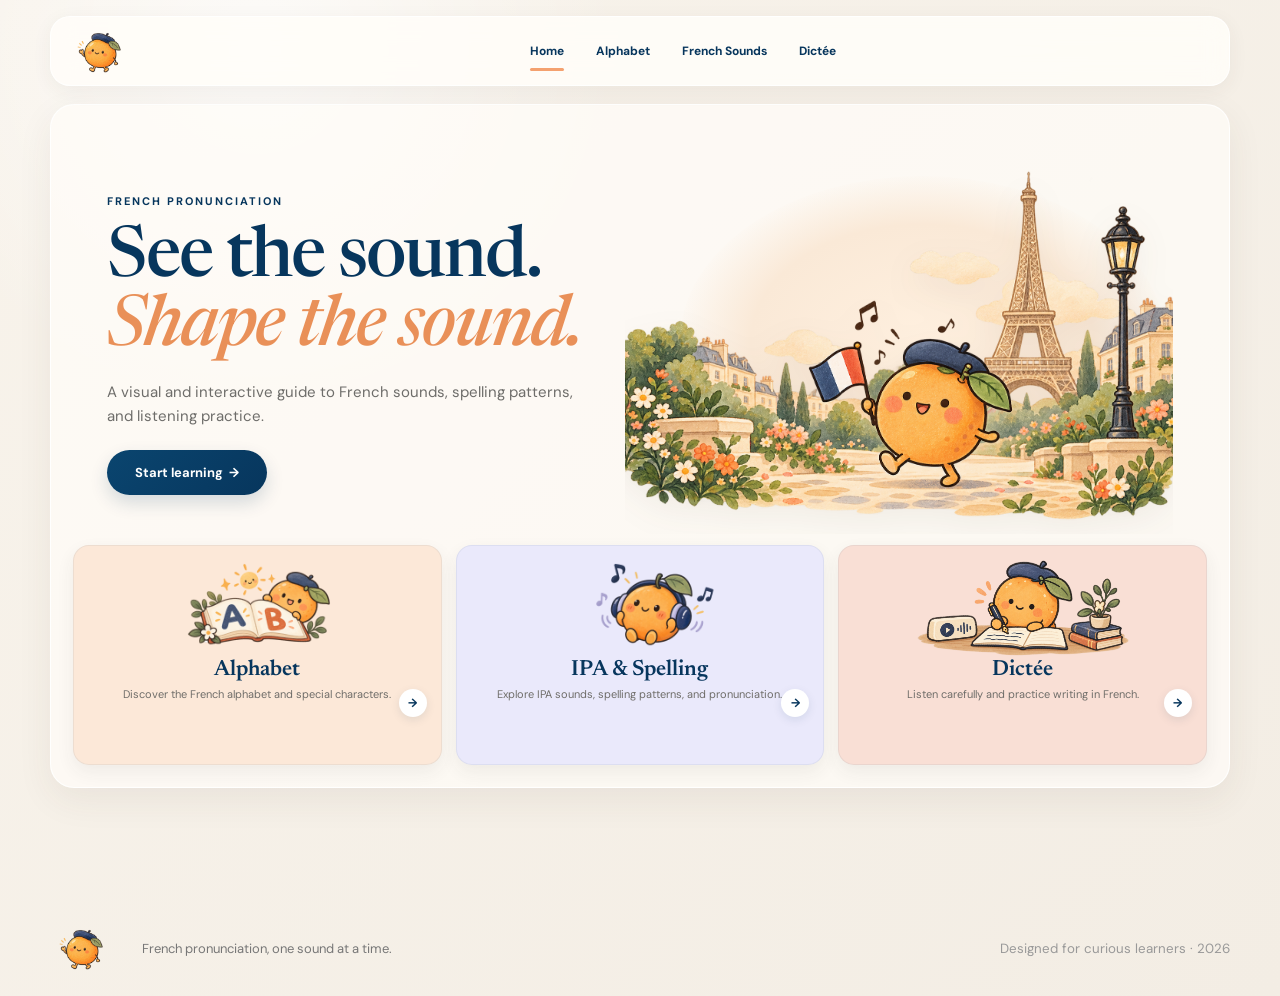
<file: index.html>
<!doctype html>
<html lang="en"><head><meta charset="UTF-8"><meta name="viewport" content="width=device-width,initial-scale=1"><title>Clair — French Sounds, Made Simple</title><link rel="preconnect" href="https://fonts.googleapis.com"><link rel="preconnect" href="https://fonts.gstatic.com" crossorigin><link href="https://fonts.googleapis.com/css2?family=DM+Sans:wght@400;500;600;700&family=Newsreader:opsz,wght@6..72,500;6..72,600&display=swap" rel="stylesheet"><link rel="stylesheet" href="style.css"><link rel="stylesheet" href="extra.css"></head>
<body><header><a class="brand mascot-brand" href="#home" aria-label="Home"><img src="assets/orange-mascot.png" alt="Orange mascot"></a><button class="menu" aria-label="Open menu" aria-expanded="false">☰</button><nav aria-label="Main navigation"><a href="#home">Home</a><a href="#alphabet">Alphabet</a><a href="#sounds">French Sounds</a><a href="#dictee">Dictée</a></nav><a class="start" href="#alphabet">Start exploring →</a></header>
<main>
<section class="page active" data-page="home"><div class="home-shell wrap"><div class="hero"><div class="hero-copy"><p class="eyebrow">FRENCH PRONUNCIATION</p><h1>See the sound.<br><em>Shape the sound.</em></h1><p class="lead">A visual and interactive guide to French sounds, spelling patterns, and listening practice.</p><div class="actions"><a class="btn" href="#alphabet">Start learning&nbsp; →</a></div></div><div class="visual"><span class="hero-wash"></span><img class="hero-scene" src="assets/hero-paris.png" alt="Orange mascot exploring Paris"></div></div><section class="cards home-cards v5-home-cards"><a href="#alphabet" class="card home-card peach-card"><img class="card-art" src="assets/card-alphabet.png" alt="Orange mascot reading an alphabet book"><div><h3>Alphabet</h3><p>Discover the French alphabet and special characters.</p><b>→</b></div></a><a href="#sounds" class="card home-card lavender-card"><img class="card-art" src="assets/card-ipa.png" alt="Orange mascot wearing headphones"><div><h3>IPA &amp; Spelling</h3><p>Explore IPA sounds, spelling patterns, and pronunciation.</p><b>→</b></div></a><a href="#dictee" class="card home-card blush-card"><img class="card-art" src="assets/card-dictee.png" alt="Orange mascot writing in a notebook"><div><h3>Dictée</h3><p>Listen carefully and practice writing in French.</p><b>→</b></div></a></section></div></section>
<section class="page alphabet-page" data-page="alphabet"><div class="page-frame wrap"><div class="heading compact-heading"><div><p class="eyebrow">THE FRENCH ALPHABET</p><h1>The French Alphabet</h1></div><p>Learn each French letter name through sound, articulation, and examples.</p></div><div class="alpha-tabs" role="tablist"><button class="active" data-alpha-tab="letters" role="tab" aria-selected="true">A–Z Letters</button><button data-alpha-tab="accents" role="tab" aria-selected="false">Accents &amp; Special Characters</button></div><div class="alpha-panel active" data-alpha-panel="letters"><div class="alphabet v5-alphabet"><div class="letter-side"><p class="section-kicker">SELECT A LETTER</p><div class="letters" aria-label="French alphabet"></div></div><aside class="letter-panel v5-letter-panel" aria-live="polite"><div class="letter-panel-copy"><small>LETTER NAME</small><div class="letter-sound-line"><strong id="letter-name">A</strong><h2 id="letter-ipa">/a/</h2></div><button class="hear audio-control" id="letter-audio" type="button">▶ <span>Letter audio</span></button><h3>發音提示</h3><ul id="letter-tips"></ul><p class="context-note">下方例詞示範字母在單字中的用法；單字讀音不一定等於字母名稱。</p><div class="example-chips" id="letter-examples"></div></div><div class="mouth-block"><p class="section-kicker">MOUTH POSITION</p><div class="diagram-sequence" id="letter-diagrams"></div><small id="letter-diagram-note"></small></div></aside></div></div><div class="alpha-panel" data-alpha-panel="accents"><div class="accent-layout"><div class="accent-intro"><p class="section-kicker">ACCENTS &amp; SPECIAL CHARACTERS</p><h2>Small marks,<br>meaningful clues.</h2><p>Accents can guide pronunciation, distinguish words, or preserve spelling history. Their effect always depends on context.</p><img src="assets/card-alphabet.png" alt="Orange mascot reading"></div><div class="special-grid" id="accent-grid"></div></div></div></div></section>
<section class="page module-page" data-page="sounds"><div class="heading wrap"><div><p class="eyebrow">— IPA &amp; SPELLING</p><h1>French Sounds</h1></div><p>從一個聲音出發，依序理解口型、拼法、例詞與容易混淆的近似音。</p></div><div class="module-shell wrap"><div class="module-tabs" role="tablist"><button class="active" data-sound-tab="explore" role="tab" aria-selected="true">Explore Sounds</button><button data-sound-tab="confusions" role="tab" aria-selected="false">Common Confusions</button><button data-sound-tab="practice" role="tab" aria-selected="false">Practice</button></div>
<div class="sound-panel active" data-sound-panel="explore"><div class="sound-categories" id="sound-categories"></div><div class="sound-workspace"><aside class="sound-picker"><p class="section-kicker">SELECT AN IPA SOUND</p><div class="ipa-grid" id="sound-symbols"></div></aside><article class="sound-detail info-card" aria-live="polite"><div class="sound-detail-top"><div><small>IPA SOUND</small><strong id="sound-ipa">/i/</strong><button class="audio-control" id="sound-audio">▶ Sound audio</button></div><img id="sound-diagram" alt="Mouth-position diagram"></div><h3>發音方式</h3><ul id="sound-tips"></ul><div class="learning-flow"><span>IPA Sound</span><b>→</b><span>Mouth Position</span><b>→</b><span>Spelling Patterns</span><b>→</b><span>Example Words</span></div><h3>Common spellings</h3><div class="spelling-table" id="sound-spellings"></div><h3>Example words</h3><div class="example-chips" id="sound-examples"></div><div class="exception-note" id="sound-exception"></div></article></div></div>
<div class="sound-panel" data-sound-panel="confusions"><div class="confusion-layout"><aside class="confusion-list" id="confusion-list"></aside><div><p class="section-kicker">COMPARE TWO SOUNDS</p><h2 class="comparison-title" id="comparison-title">U vs OU</h2><p id="comparison-note"></p><div class="comparison-pair" id="comparison-pair"></div></div></div></div>
<div class="sound-panel" data-sound-panel="practice"><article class="exercise-card practice-card"><div class="exercise-meta"><small>IPA RECOGNITION</small><span id="practice-count"></span></div><p>What sound does the highlighted spelling make?</p><button class="audio-control" id="practice-audio">▶ Word audio</button><div class="word-display" id="practice-word"></div><div class="option-grid" id="practice-options"></div><div class="module-feedback" id="practice-feedback" aria-live="polite">Choose one transcription.</div><button class="btn" id="next-question" disabled>Next question →</button></article></div>
</div></section>
<section class="page module-page" data-page="dictee"><div class="heading wrap"><div><p class="eyebrow">— DICTÉE</p><h1>Listen closely.<br><em>Write what you hear.</em></h1></div><p>Use one focused sentence to practise listening, replaying, and checking the details you heard.</p></div><div class="dictation-wrap wrap"><div class="dictation-card"><img class="dictation-art" src="assets/card-dictee.png" alt="Orange mascot writing dictation"><div class="dict-levels" id="dict-levels"></div><div class="exercise-meta"><small>SENTENCE DICTATION</small><span id="dict-meta"></span></div><div class="player-row"><button class="audio dictation-play" aria-label="Play">▶</button><div><b id="dict-title">Listen</b><span id="dict-speed-label">Normal speed</span></div><button class="replay">↻ &nbsp; Replay</button></div><div class="speed-row" id="dict-speeds" aria-label="Playback speed"><button data-speed="0.5">0.5×</button><button data-speed="0.75">0.75×</button><button data-speed="1" class="active">1×</button></div><label for="dictation-input">Type what you hear</label><textarea id="dictation-input" rows="4" placeholder="Écrivez la phrase ici…"></textarea><div class="dictation-actions"><span>Accents and punctuation count.</span><button class="btn" id="check-dictation">Check answer</button></div><div class="module-feedback" id="dictation-feedback" aria-live="polite">Your feedback will appear here.</div><button class="btn" id="next-dictation" disabled>Next question →</button></div><aside class="dictation-tip"><small>LISTENING TIP</small><h2>Listen in layers.</h2><ol><li>First, catch the rhythm.</li><li>Then, notice word boundaries.</li><li>Replay for endings and accents.</li></ol><p>聽第一遍抓節奏，第二遍再注意細節。</p></aside></div></section>
</main><footer class="wrap"><a class="brand mascot-brand" href="#home"><img src="assets/orange-mascot.png" alt="Orange mascot"></a><p>French pronunciation, one sound at a time.</p><small>Designed for curious learners · 2026</small></footer><script src="data.js"></script><script src="audio.js"></script><script src="script.js"></script></body></html>
</file>
<file: style.css>
:root{--bg:#FAF8F4;--navy:#344B65;--lav:#EAE4F5;--peach:#F5C6A5;--ink:#333;--muted:#77736f;--line:#344b651f;--shadow:0 18px 45px #344b651a}*{box-sizing:border-box}html{scroll-behavior:smooth}body{margin:0;background:var(--bg);color:var(--ink);font-family:'DM Sans',sans-serif}a{text-decoration:none;color:inherit}button{font:inherit;color:inherit;cursor:pointer}.wrap{width:min(1180px,calc(100% - 48px));margin:auto}header{height:84px;display:flex;align-items:center;gap:34px;padding:0 max(24px,calc((100% - 1180px)/2));position:relative;z-index:5;border-bottom:1px solid #344b6510}.brand{display:flex;align-items:center;gap:9px;color:var(--navy);font-size:22px;font-weight:700}.brand>b{display:grid;place-items:center;width:34px;height:34px;border-radius:11px;background:var(--navy);color:white;font:500 23px Newsreader}.brand span{color:#de8b5b}nav{display:flex;gap:32px;margin:auto}nav a{font-size:14px;font-weight:600;color:#626467;position:relative}nav a:after{content:'';position:absolute;bottom:-9px;left:0;right:100%;height:2px;background:var(--peach);transition:.2s}nav a:hover:after,nav a.active:after{right:0}.start{border:1px solid #344b6533;padding:11px 17px;border-radius:30px;color:var(--navy);font-size:13px;font-weight:700}.menu{display:none;border:0;background:none;font-size:22px}.page{display:none;min-height:calc(100vh - 84px)}.page.active{display:block}.hero{min-height:655px;display:grid;grid-template-columns:1.08fr .92fr;align-items:center;gap:60px;padding:70px 0}.eyebrow{color:var(--navy);text-transform:uppercase;font-size:11px;font-weight:700;letter-spacing:1.5px}h1,h2{font-family:Newsreader,serif;color:var(--navy);font-weight:500;letter-spacing:-2px;margin:0}h1{font-size:clamp(58px,7vw,92px);line-height:.91;margin:24px 0}h1 em{color:#cf8052;font-weight:500}.lead{max-width:540px;font-size:18px;line-height:1.7;color:#6e6d6a}.actions{display:flex;align-items:center;gap:28px;margin-top:34px}.btn{display:inline-block;background:var(--navy);color:white;padding:15px 20px;border-radius:14px;border:0;font-weight:700;box-shadow:0 10px 24px #344b6533;transition:.2s}.btn:hover{transform:translateY(-2px)}.link{color:var(--navy);font-size:14px;font-weight:700}.visual{min-height:440px;display:grid;place-items:center;position:relative}.blob{position:absolute;width:390px;height:390px;border-radius:49% 51% 44% 56%;background:var(--lav);transform:rotate(-8deg)}.sound-card{position:relative;z-index:1;width:310px;height:385px;background:white;border-radius:32px;padding:28px 30px;box-shadow:var(--shadow);text-align:center;transform:rotate(2deg)}.sound-card small{display:flex;justify-content:space-between;color:#8d8984;font-size:10px;letter-spacing:1.2px}.sound-card strong{width:152px;height:152px;margin:25px auto 8px;border-radius:50%;background:var(--lav);display:grid;place-items:center;font:500 68px Newsreader;color:var(--navy)}.sound-card h2{font-size:35px}.sound-card button{border:0;border-radius:50%;background:var(--peach);width:32px;height:32px;font-size:9px}.sound-card p{font-size:12px;line-height:1.6;color:#777}.chip{position:absolute;z-index:2;background:white;padding:13px 17px;border-radius:15px;box-shadow:var(--shadow);color:var(--navy);font-weight:700}.chip.one{left:0;top:34%;font:600 20px Newsreader;transform:rotate(-4deg)}.chip.two{right:-2%;bottom:20%;font-size:11px;transform:rotate(4deg)}.chip.two b{display:block;color:#c87548}.intro{border-top:1px solid var(--line);padding:88px 0 52px;display:grid;grid-template-columns:1fr 1fr;gap:80px;align-items:end}.intro h2,.tricky h2{font-size:54px;line-height:1.04;margin-top:18px}.intro>p{font-size:17px;line-height:1.8;color:var(--muted)}.cards{display:grid;grid-template-columns:repeat(4,1fr);gap:18px;padding-bottom:110px}.card{min-height:365px;border-radius:26px;padding:25px;background:white;position:relative;display:flex;flex-direction:column;transition:.25s}.card:hover{transform:translateY(-7px);box-shadow:var(--shadow)}.lavender{background:var(--lav)!important}.peach{background:#f7dfcf!important}.blue{background:#dce7e8!important}.card>.icon{width:86px;height:86px;border-radius:23px;background:#ffffffb8;display:grid;place-items:center;font:500 31px Newsreader;color:var(--navy)}.card>small{position:absolute;right:25px;top:28px;color:#8c8884}.card>div{margin-top:auto}.card h3{font:500 27px Newsreader;color:var(--navy);margin:0}.card p{font-size:13px;line-height:1.6;color:#6f6d69;min-height:62px}.card div b{font-size:12px;color:var(--navy)}.tricky{background:var(--navy);border-radius:36px;padding:65px;display:grid;grid-template-columns:.8fr 1.2fr;gap:70px;color:white;margin-bottom:110px}.tricky>div>small{color:#cad1da;letter-spacing:1.2px}.tricky h2{color:white;margin:18px 0}.tricky p{color:#cbd1d8;font-size:14px;line-height:1.7}.pairs{display:flex;flex-direction:column;gap:12px}.pairs article{background:white;color:var(--navy);border-radius:19px;padding:15px 18px;display:grid;grid-template-columns:42px 1fr 35px 42px 1fr 36px;align-items:center;transition:.2s}.pairs article:hover{transform:translateX(5px)}.pairs b{font:500 28px Newsreader}.pairs small{color:#817d78}.pairs i{font-family:Newsreader;color:#aaa}.pairs button{width:35px;height:35px;border:0;border-radius:50%;background:var(--lav)}.heading{display:grid;grid-template-columns:1.25fr .75fr;gap:80px;align-items:end;padding:78px 0 54px}.heading h1,.stub h1{font-size:clamp(48px,6vw,75px);line-height:.98}.heading>p,.stub .wrap>p{color:var(--muted);line-height:1.7}.tabs{display:flex;gap:8px;border-bottom:1px solid var(--line);margin-bottom:38px}.tabs button{border:0;background:none;padding:15px 20px;font-weight:700;color:#888;position:relative}.tabs button.active{color:var(--navy)}.tabs button.active:after{content:'';position:absolute;bottom:-1px;left:10px;right:10px;height:3px;background:var(--peach)}.panel{display:none;padding-bottom:100px}.panel.active{display:block}.alphabet{display:grid;grid-template-columns:1fr 335px;gap:32px;align-items:start}.letters{display:grid;grid-template-columns:repeat(6,1fr);gap:12px}.letters button{aspect-ratio:1;border:1px solid var(--line);background:white;border-radius:18px;font:500 30px Newsreader;color:var(--navy);transition:.2s}.letters button:hover{transform:translateY(-3px)}.letters button.active{background:var(--navy);color:white}.alphabet aside{background:var(--lav);border-radius:28px;padding:28px;min-height:445px;text-align:center}.alphabet aside>small{display:block;text-align:left;color:#8c8782;letter-spacing:1.2px}.alphabet aside>strong{display:block;font:500 110px/1 Newsreader;color:var(--navy);margin-top:25px}.alphabet aside h2{font-size:27px;color:#c6774b}.hear{border:0;border-radius:14px;background:white;color:var(--navy);padding:14px 18px;font-weight:700;margin:20px}.alphabet hr{border:0;border-top:1px solid var(--line)}.tip,.note{display:block;text-align:left}.tip{color:var(--navy);font-size:14px;margin-top:25px}.note{font-size:13px;line-height:1.6;color:#777}.confusions{display:grid;grid-template-columns:repeat(3,1fr);gap:20px}.confusions article{background:var(--lav);border-radius:25px;padding:28px;min-height:370px}.confusions article>div{text-align:center;margin:55px 0;font:500 62px Newsreader;color:var(--navy)}.confusions article>div.compact{font-size:43px}.confusions i{font-size:17px;color:#999}.confusions h3{font:500 25px Newsreader;color:var(--navy);margin:0}.confusions p{font-size:13px;color:#6d6a66;line-height:1.6}.quiz{max-width:720px;margin:auto;background:white;border-radius:30px;padding:35px 45px;text-align:center;box-shadow:var(--shadow)}.quiz>small{display:flex;justify-content:space-between;color:#8c8782;letter-spacing:1px}.progress{height:4px;background:#eee;border-radius:4px;margin:18px 0 40px}.progress i{display:block;width:20%;height:100%;background:var(--peach)}.audio{width:110px;height:110px;border:0;border-radius:50%;background:var(--lav);color:white;font-size:20px}.audio:before{content:'';position:absolute}.quiz h2{font-size:36px;margin:24px 0 5px}.quiz p{color:#888;font-size:13px}.answers{display:grid;grid-template-columns:repeat(4,1fr);gap:12px;margin:30px 0}.answers button{height:62px;border:1px solid var(--line);background:white;border-radius:15px;font:500 24px Newsreader;color:var(--navy)}.answers button.selected{background:var(--peach)}.feedback{margin-top:18px;min-height:20px;color:#777;font-size:13px}.stub{padding:110px 0}.stub .wrap>p{max-width:570px;margin:25px 0 55px}.preview{background:#ffffffba;border-radius:30px;padding:40px;display:grid;grid-template-columns:220px 1fr;gap:50px;align-items:center}.preview>b{height:190px;border-radius:24px;background:var(--navy);color:white;display:grid;place-items:center;font:500 65px Newsreader}.preview small{color:#998d85;letter-spacing:1px}.preview h2{font-size:38px;margin:12px 0}.preview p{color:#777;line-height:1.7}footer{display:flex;align-items:center;gap:30px;padding-block:35px;border-top:1px solid var(--line)}footer p{font-size:13px;color:#777}footer>small{margin-left:auto;color:#999}@media(max-width:900px){header .start{display:none}nav{gap:16px}.hero{grid-template-columns:1fr;text-align:center}.hero .eyebrow{justify-content:center}.lead{margin:auto}.actions{justify-content:center}.intro{grid-template-columns:1fr;gap:10px}.cards{grid-template-columns:1fr 1fr}.tricky,.heading{grid-template-columns:1fr}.alphabet{grid-template-columns:1fr}.letters{grid-template-columns:repeat(5,1fr)}.confusions{grid-template-columns:1fr}}@media(max-width:680px){.wrap{width:calc(100% - 30px)}header{height:70px;padding:0 15px}.menu{display:block;margin-left:auto}nav{display:none;position:absolute;top:70px;left:0;right:0;background:var(--bg);padding:24px;flex-direction:column;box-shadow:var(--shadow)}nav.open{display:flex}.hero h1{font-size:54px}.actions{flex-direction:column}.visual{transform:scale(.85);margin-inline:-30px}.intro h2,.tricky h2{font-size:41px}.cards{grid-template-columns:1fr}.tricky{padding:32px 20px}.pairs article{grid-template-columns:35px 1fr 27px 35px 1fr 32px;padding:12px}.pairs article small{font-size:10px}.heading h1,.stub h1{font-size:47px}.tabs{overflow:auto}.tabs button{white-space:nowrap;padding-inline:13px}.letters{grid-template-columns:repeat(4,1fr);gap:8px}.quiz{padding:25px 18px}.answers{grid-template-columns:1fr 1fr}.preview{grid-template-columns:1fr;padding:24px}.preview>b{height:150px}footer{flex-wrap:wrap}footer>small{margin-left:0;width:100%}}
/* Shared learning module system */
.module-page{padding-bottom:100px}.module-shell{background:#fff;border-radius:30px;padding:0 34px 38px;box-shadow:0 16px 42px #344b650d}.module-tabs{display:flex;gap:8px;border-bottom:1px solid var(--line);margin-bottom:34px}.module-tabs button{border:0;background:none;padding:20px 18px 16px;font-weight:700;color:#888;position:relative}.module-tabs button.active{color:var(--navy)}.module-tabs button.active:after{content:'';position:absolute;bottom:-1px;left:10px;right:10px;height:3px;background:var(--peach)}.module-panel{display:none}.module-panel.active{display:block}.section-kicker,.info-card>small,.exercise-meta small,.compare-card>small,.dictation-tip>small{font-size:10px;font-weight:700;letter-spacing:1.3px;color:#908b86}.ipa-layout{display:grid;grid-template-columns:1fr 350px;gap:32px;align-items:start}.ipa-grid{display:grid;grid-template-columns:repeat(4,1fr);gap:12px;margin-top:18px}.ipa-grid button{min-height:90px;border:1px solid var(--line);border-radius:18px;background:var(--bg);font:500 28px Newsreader;color:var(--navy);transition:.2s}.ipa-grid button:hover{transform:translateY(-2px);box-shadow:0 8px 18px #344b6514}.ipa-grid button.active{background:var(--navy);color:#fff;border-color:var(--navy)}.info-card{background:var(--lav);border-radius:26px;padding:28px}.ipa-info{text-align:center;min-height:420px}.ipa-info>small{display:block;text-align:left}.ipa-info>strong{display:block;font:500 82px/1 Newsreader;color:var(--navy);margin:34px 0 12px}.ipa-info h2{font-size:24px;letter-spacing:-.5px}.ipa-info h2 em{color:#c6774b}.placeholder-audio,.secondary-btn,.replay{border:0;border-radius:13px;background:white;color:var(--navy);padding:13px 16px;font-weight:700}.ipa-info .placeholder-audio{margin:22px 0}.ipa-info hr{border:0;border-top:1px solid var(--line)}.ipa-info>b,.ipa-info>p{display:block;text-align:left}.ipa-info>b{margin-top:22px;color:var(--navy);font-size:14px}.ipa-info>p{font-size:13px;line-height:1.6;color:#706d69}.example-chips{display:flex;gap:7px}.example-chips span{background:#fff;border-radius:20px;padding:7px 12px;font-size:12px;color:var(--navy)}.compare-grid{display:grid;grid-template-columns:repeat(3,1fr);gap:18px}.compare-card{border-radius:24px;padding:28px;min-height:370px;display:flex;flex-direction:column}.compare-card>div{display:flex;justify-content:center;align-items:center;gap:18px;margin:45px 0}.compare-card>div b{font:500 50px Newsreader;color:var(--navy)}.compare-card>div i{font:500 17px Newsreader;color:#9a938e}.compare-card h3{font:500 25px Newsreader;color:var(--navy);margin:0}.compare-card p{font-size:13px;line-height:1.6;color:#6f6b67}.compare-card .secondary-btn{margin-top:auto;text-align:left;background:#ffffffa8}.exercise-card{max-width:740px;margin:auto;background:var(--bg);border:1px solid var(--line);border-radius:26px;padding:34px 44px;text-align:center}.exercise-meta{display:flex;justify-content:space-between;color:#999;font-size:11px}.word-display{font:500 66px Newsreader;color:var(--navy);margin:54px 0 12px}.word-display span{background:var(--peach);border-radius:9px;padding:0 5px;color:#9d522d}.exercise-card>p{color:#777;font-size:14px}.option-grid{display:grid;grid-template-columns:repeat(4,1fr);gap:11px;margin:32px 0}.option-grid.three{grid-template-columns:repeat(3,1fr)}.option-grid button{height:62px;border:1px solid var(--line);border-radius:15px;background:white;color:var(--navy);font:500 23px Newsreader;transition:.15s}.option-grid button:hover{border-color:#344b6555}.option-grid button.selected{background:var(--peach);border-color:#da9b70}.option-grid button.correct{background:#dce9df;border-color:#83a98d}.option-grid button.incorrect{background:#f4dcda;border-color:#c88e87}.module-feedback{min-height:46px;margin-top:20px;border-radius:12px;padding:14px 16px;background:#f0ede8;color:#777;font-size:13px;text-align:left}.module-feedback.success{background:#e1ece4;color:#386446}.module-feedback.error{background:#f4e2df;color:#8c493f}.rule-layout{display:grid;grid-template-columns:260px 1fr;gap:26px}.rule-list{display:flex;flex-direction:column;gap:9px}.rule-list button{display:flex;justify-content:space-between;align-items:center;border:1px solid var(--line);border-radius:15px;background:var(--bg);padding:17px 20px;color:var(--navy)}.rule-list button b{font:500 25px Newsreader}.rule-list button span{color:#999}.rule-list button.active{background:var(--navy);color:white}.rule-list button.active span{color:#e3e6ea}.rule-detail{background:#f7dfcf;min-height:430px}.rule-symbol{font:500 54px Newsreader;color:var(--navy);margin:34px 0 20px}.rule-symbol span{color:#b9805e;margin:0 12px}.rule-detail h2{font-size:33px}.rule-detail>p{color:#6f6b67;line-height:1.7;max-width:620px}.rule-examples{display:grid;grid-template-columns:repeat(3,1fr);gap:10px;margin:28px 0}.rule-examples>span{display:flex;flex-direction:column;background:white;border-radius:14px;padding:15px}.rule-examples b{font:500 21px Newsreader;color:var(--navy)}.rule-examples small{color:#999;margin-top:5px}.cn-note{border-top:1px solid #344b6518;padding-top:20px;color:#775e50;font-size:13px}.large-audio{margin:44px 0 22px;color:var(--navy)}.dictation-wrap{display:grid;grid-template-columns:1fr 300px;gap:25px;padding-bottom:10px}.dictation-card{background:#fff;border-radius:28px;padding:34px 40px;box-shadow:var(--shadow)}.player-row{display:grid;grid-template-columns:84px 1fr auto;align-items:center;gap:18px;background:var(--lav);border-radius:20px;padding:20px;margin:30px 0}.player-row .audio{width:70px;height:70px;background:var(--navy)}.player-row div{display:flex;flex-direction:column;gap:5px}.player-row div b{color:var(--navy)}.player-row div span{font-size:12px;color:#7d7974}.dictation-card label{display:block;color:var(--navy);font-weight:700;margin-bottom:11px}.dictation-card textarea{width:100%;resize:vertical;min-height:130px;border:1px solid var(--line);border-radius:17px;background:var(--bg);padding:18px;font:500 17px/1.6 'DM Sans';outline:none}.dictation-card textarea:focus{border-color:#344b6566;box-shadow:0 0 0 3px #eae4f5}.dictation-actions{display:flex;align-items:center;justify-content:space-between;margin-top:18px}.dictation-actions span{font-size:12px;color:#999}.dictation-tip{background:#f7dfcf;border-radius:26px;padding:28px}.dictation-tip h2{font-size:31px;margin:20px 0}.dictation-tip ol{padding-left:21px;color:#6f6b67;line-height:2}.dictation-tip>p{border-top:1px solid var(--line);padding-top:19px;color:#775e50;font-size:13px}
@media(max-width:900px){.ipa-layout,.rule-layout,.dictation-wrap{grid-template-columns:1fr}.compare-grid{grid-template-columns:1fr}.ipa-grid{grid-template-columns:repeat(4,1fr)}.dictation-tip{display:none}}
@media(max-width:680px){.module-page{padding-bottom:65px}.module-shell{padding:0 16px 24px;border-radius:22px}.module-tabs{overflow:auto}.module-tabs button{white-space:nowrap;padding:17px 12px 14px}.ipa-grid{grid-template-columns:repeat(3,1fr)}.ipa-grid button{min-height:72px}.exercise-card{padding:26px 16px}.word-display{font-size:52px;margin-top:42px}.option-grid,.option-grid.three{grid-template-columns:1fr}.rule-examples{grid-template-columns:1fr}.dictation-card{padding:24px 17px}.player-row{grid-template-columns:65px 1fr;padding:16px}.player-row .audio{width:58px;height:58px}.replay{grid-column:1/-1}.dictation-actions{align-items:flex-start;gap:14px;flex-direction:column}.dictation-actions .btn{width:100%}}
/* Refined alphabet, spelling comparisons, and mascot branding */
.mascot-brand{width:78px;height:64px;overflow:visible;flex:0 0 auto}.mascot-brand img{display:block;width:78px;height:64px;object-fit:contain;filter:drop-shadow(0 4px 8px #344b6516)}footer .mascot-brand{width:62px;height:52px}footer .mascot-brand img{width:62px;height:52px}.alphabet-page{padding-bottom:100px}.alphabet-focus{background:#fff;border-radius:30px;padding:34px;box-shadow:0 16px 42px #344b650d}.alphabet-focus .alphabet{grid-template-columns:1fr 335px}.alphabet-focus .letter-panel{position:sticky;top:22px}.special-characters{margin-top:70px}.special-heading{display:grid;grid-template-columns:1fr 1fr;gap:50px;align-items:end;margin-bottom:28px}.special-heading h2{font-size:42px;margin-top:14px}.special-heading>p{color:var(--muted);line-height:1.7}.special-grid{display:grid;grid-template-columns:repeat(3,1fr);gap:14px}.special-grid article{display:grid;grid-template-columns:66px 1fr;gap:16px;align-items:center;border:1px solid var(--line);border-radius:20px;background:var(--bg);padding:18px;min-height:128px}.special-grid article>b{width:62px;height:62px;display:grid;place-items:center;border-radius:17px;background:var(--lav);font:500 34px Newsreader;color:var(--navy)}.special-grid h3{font:500 20px Newsreader;color:var(--navy);margin:0 0 5px}.special-grid p{font-size:12px;line-height:1.45;color:#716e6a;margin:0 0 7px}.special-grid small{font-size:11px;color:#9b8170}.confusion-intro{display:grid;grid-template-columns:1fr 1fr;gap:45px;align-items:end;margin-bottom:28px}.confusion-intro h2{font-size:38px;margin-top:12px}.confusion-intro>p{color:var(--muted);font-size:14px;line-height:1.7}.spelling-confusions{display:grid;grid-template-columns:repeat(2,1fr);gap:15px}.spelling-confusions article{position:relative;border:1px solid var(--line);border-radius:22px;background:var(--bg);padding:24px;min-height:285px;display:flex;flex-direction:column}.relation{align-self:flex-start;border-radius:30px;padding:6px 10px;font-size:9px;font-weight:700;letter-spacing:1px}.relation.same{background:#dce9df;color:#42694c}.relation.different{background:#f5dfd3;color:#945f43}.pattern-pair{display:flex;justify-content:center;align-items:center;gap:18px;margin:24px 0 16px}.pattern-pair>b{display:flex;flex-direction:column;align-items:center;font:500 38px Newsreader;color:var(--navy)}.pattern-pair b small{font:500 15px Newsreader;color:#c0754b;margin-top:3px}.pattern-pair i{font:500 16px Newsreader;color:#aaa}.spelling-confusions article>p{font-size:13px;line-height:1.6;color:#6f6b67;margin:0 0 18px}.mini-audio{align-self:flex-start;margin-top:auto;border:0;border-radius:12px;background:var(--lav);color:var(--navy);padding:10px 13px;font-size:12px;font-weight:700}.video-placeholder{position:absolute;right:23px;bottom:27px;color:#aaa;font-size:10px}
@media(max-width:900px){.alphabet-focus .alphabet,.special-heading,.confusion-intro{grid-template-columns:1fr}.alphabet-focus .letter-panel{position:static}.special-grid{grid-template-columns:repeat(2,1fr)}}
@media(max-width:680px){.mascot-brand,.mascot-brand img{width:62px;height:54px}footer .mascot-brand,footer .mascot-brand img{width:54px;height:46px}.alphabet-page{padding-bottom:65px}.alphabet-focus{padding:22px 16px;border-radius:22px}.special-characters{margin-top:52px}.special-heading h2{font-size:34px}.special-grid,.spelling-confusions{grid-template-columns:1fr}.special-grid article{min-height:112px}.video-placeholder{position:static;margin-top:12px}.spelling-confusions article{min-height:270px}}
/* Educational content refinements */
.content-note{display:flex;gap:18px;align-items:flex-start;background:#f2efe9;border-radius:18px;padding:18px 20px;margin-bottom:28px}.content-note>b{color:var(--navy);white-space:nowrap}.content-note p{margin:0;color:#6f6b67;font-size:13px;line-height:1.65}.spelling-note{background:#f7dfcf80}.sound-family-label{margin:20px 0 8px;color:#8a8580;font-size:11px;font-weight:700;letter-spacing:.7px}.ipa-grid.compact-grid{grid-template-columns:repeat(2,1fr);margin-top:0}.ipa-grid button small{display:block;font:600 10px 'DM Sans';color:#999;margin-top:5px}.ipa-grid button.active small{color:#dfe4ea}.lesson-overview{display:grid;grid-template-columns:1fr 1fr;gap:40px;align-items:end;margin-bottom:27px}.lesson-overview h2{font-size:36px;margin-top:10px}.lesson-overview>p{font-size:14px;line-height:1.7;color:var(--muted)}.lesson-grid .compare-card{min-height:460px}.lesson-grid .compare-card>div{margin:32px 0 20px}.lesson-grid .compare-card>p{font-size:13px;line-height:1.7}.learner-mistake{display:block;background:#ffffff8f;border-radius:12px;padding:12px;font-size:11px;line-height:1.55;color:#6e625b;margin:6px 0 15px}.three-topics article{min-height:390px}.three-topics article:last-child{grid-column:1/-1}.micro-tip{border-top:1px solid var(--line);padding-top:14px;margin-bottom:18px;display:flex;flex-direction:column;gap:5px}.micro-tip b{font-size:11px;color:var(--navy)}.micro-tip span{font-size:11px;line-height:1.55;color:#777}.rule-detail .rule-examples{grid-template-columns:repeat(2,1fr)}
@media(max-width:900px){.lesson-overview{grid-template-columns:1fr}.lesson-grid .compare-card{min-height:390px}}
@media(max-width:680px){.content-note{flex-direction:column;gap:6px}.content-note>b{white-space:normal}.ipa-grid.compact-grid{grid-template-columns:repeat(2,1fr)}.lesson-overview h2{font-size:31px}.three-topics article:last-child{grid-column:auto}.rule-detail .rule-examples{grid-template-columns:1fr}}
.topic-title{font:500 24px Newsreader;color:var(--navy);margin:17px 0 -8px}
/* Reference-led visual system — warm editorial mascot edition */
:root{--bg:#f5efe6;--paper:#fffdf9;--navy:#07365d;--peach:#f4a16f;--peach-soft:#fbd9c4;--lav:#e9e7fb;--blue-soft:#deedf7;--sage:#8fa27b;--ink:#19344d;--muted:#627386;--line:rgba(7,54,93,.10);--shadow:0 10px 28px rgba(52,67,78,.09)}
body{background:radial-gradient(circle at 20% 5%,rgba(255,255,255,.7),transparent 26%),linear-gradient(135deg,#f8f3eb,#f3ede4);color:var(--ink)}
header{width:min(1180px,calc(100% - 32px));height:70px;margin:16px auto 0;padding:0 22px;border:1px solid rgba(255,255,255,.75);border-radius:20px;background:rgba(255,253,249,.88);box-shadow:0 5px 20px rgba(63,55,43,.06);backdrop-filter:blur(12px)}
.mascot-brand,.mascot-brand img{width:52px;height:52px}.mascot-brand img{filter:none}.main-nav{gap:36px}nav a{color:var(--navy);font-size:12px;font-weight:700}nav a:after{bottom:-12px;height:3px;border-radius:5px;background:var(--peach)}.start{display:none}.page{padding:18px 0 30px;min-height:calc(100vh - 86px)}
h1,h2,h3{color:var(--navy)}.eyebrow{color:var(--navy);letter-spacing:2px}.btn{border-radius:999px;background:linear-gradient(135deg,#0a456f,#07365d);box-shadow:0 8px 18px rgba(7,54,93,.16);padding:14px 28px;font-size:13px}.btn:hover{transform:translateY(-2px);box-shadow:0 12px 22px rgba(7,54,93,.2)}
.home-shell,.page-frame,.module-shell,.dictation-wrap{background:rgba(255,253,249,.72);border:1px solid rgba(255,255,255,.9);border-radius:24px;box-shadow:0 12px 36px rgba(65,55,42,.07)}
.home-shell{padding:20px 22px 22px}.hero{min-height:410px;padding:18px 34px 0;grid-template-columns:.95fr 1.05fr;gap:22px}.hero h1{font-size:clamp(52px,5.5vw,76px);line-height:.98;margin:17px 0}.hero h1 em{color:#e99058}.hero .lead{font-size:15px;line-height:1.6;max-width:500px}.hero .actions{margin-top:22px}.visual{min-height:380px;overflow:hidden}.hero-wash{position:absolute;inset:32px 8px 28px 10%;background:radial-gradient(ellipse,#fff0df 0,#fae9d7 50%,transparent 72%);border-radius:50%}.hero-scene{position:relative;z-index:1;width:112%;height:390px;object-fit:contain;object-position:center bottom;filter:drop-shadow(0 12px 16px rgba(71,58,38,.06))}
.home-cards{width:100%;padding:10px 0 0;grid-template-columns:repeat(4,1fr);gap:14px}.home-card{min-height:205px;border:1px solid rgba(7,54,93,.06);border-radius:16px;padding:8px 14px 14px;overflow:hidden;box-shadow:0 7px 18px rgba(61,58,50,.07);text-align:center}.home-card:hover{transform:translateY(-4px) rotate(-.2deg);box-shadow:0 13px 25px rgba(61,58,50,.11)}.home-card .card-art{width:100%;height:112px;object-fit:contain;display:block;margin:-5px auto -2px}.home-card>div{margin-top:0;position:relative}.home-card h3{font:600 22px Newsreader;margin:0}.home-card p{min-height:0;margin:5px 0 10px;font-size:11px}.home-card div>b{position:absolute;right:0;bottom:-3px;width:28px;height:28px;display:grid;place-items:center;border-radius:50%;background:#fff;color:var(--navy);box-shadow:0 3px 10px rgba(7,54,93,.1)}.peach-card{background:#fce8d8}.lavender-card{background:#eae9fb}.blue-card{background:#e0eef8}.blush-card{background:#f9dfd5}
.page-frame{padding:28px 30px 32px}.heading{padding:28px 0 25px;gap:50px}.compact-heading{display:block;padding:6px 2px 18px}.compact-heading h1,.module-page .heading h1{font-size:46px;line-height:1.05;margin:8px 0 5px}.compact-heading>p{font-size:13px}.module-page>.heading{padding:26px 10px 20px;grid-template-columns:1fr}.module-page>.heading>p{margin:0;max-width:700px;font-size:13px}.alphabet-page .page-frame{padding-top:22px}.alpha-tabs,.module-tabs{display:flex;gap:8px;border:0;margin:0 0 22px}.alpha-tabs button,.module-tabs button{border:1px solid var(--line);background:#fff;border-radius:999px;padding:11px 24px;color:var(--navy);font-size:12px;font-weight:700}.alpha-tabs button.active,.module-tabs button.active{background:var(--peach-soft);border-color:transparent}.alpha-tabs button:after,.module-tabs button:after{display:none}.alpha-panel{display:none}.alpha-panel.active{display:block}.alphabet{grid-template-columns:.9fr 1.1fr;gap:28px}.letter-side{padding:8px}.letters{grid-template-columns:repeat(7,1fr);gap:10px}.letters button{aspect-ratio:1;border:0;background:#fff;border-radius:9px;font-size:22px;box-shadow:0 4px 12px rgba(49,60,67,.08)}.letters button.active{background:linear-gradient(145deg,#f6b07f,#f29a67);color:white}.letter-panel{position:relative!important;top:auto!important;min-height:335px!important;background:rgba(255,253,249,.75)!important;border:1px solid var(--line);box-shadow:0 8px 22px rgba(50,58,61,.07);overflow:hidden;text-align:left!important;padding:28px!important}.letter-panel-copy{position:relative;z-index:2;max-width:64%}.letter-sound-line{display:flex;align-items:baseline;gap:20px;margin:20px 0 4px}.letter-panel strong{display:block;font:600 68px/1 Newsreader;color:var(--navy)}.letter-panel h2{color:#e47e42!important;font-size:34px}.letter-panel .hear{margin:12px 0;background:var(--peach-soft);border-radius:999px}.mini-wave{color:#8fb1cf;letter-spacing:-3px;margin-left:10px}.letter-panel hr{margin:18px 0}.letter-panel .tip,.letter-panel .note{max-width:380px}.letter-mascot{position:absolute;width:190px;height:190px;object-fit:contain;right:-12px;top:65px;opacity:.98}.accent-layout{display:grid;grid-template-columns:300px 1fr;gap:28px}.accent-intro{border-radius:20px;background:#fce8d8;padding:28px;position:relative;overflow:hidden;min-height:385px}.accent-intro h2{font-size:38px;line-height:1.05;margin:14px 0}.accent-intro p{font-size:13px;line-height:1.6;color:var(--muted)}.accent-intro img{position:absolute;width:260px;height:180px;object-fit:contain;right:-25px;bottom:-20px}.special-grid{grid-template-columns:repeat(2,1fr);gap:12px}.special-grid article{background:white;border:0;border-radius:14px;box-shadow:0 5px 16px rgba(50,58,61,.07);min-height:115px}.special-grid article>b{background:#fff2e8;color:#e47e42}
.module-page{padding-bottom:30px}.module-page>.heading,.module-shell{width:min(1180px,calc(100% - 48px));margin-inline:auto}.module-shell{padding:20px 24px 26px}.module-tabs{justify-content:center;margin-bottom:20px}.module-tabs button{flex:1;max-width:240px}.module-panel{min-height:430px}.content-note{border-radius:14px;background:#fff7ef!important;border:0!important;padding:14px 18px!important}.ipa-layout{grid-template-columns:1fr 1.35fr;gap:18px}.sound-family-label{font-size:10px;letter-spacing:1.2px;color:#8b98a3}.ipa-grid.compact-grid{grid-template-columns:repeat(2,1fr);gap:8px;margin:7px 0 14px}.ipa-grid.compact-grid button{min-height:55px;border-radius:10px;background:#fff;box-shadow:0 4px 12px rgba(49,60,67,.06)}.ipa-grid.compact-grid button.active{background:var(--peach-soft);color:var(--navy)}.ipa-info{position:relative;min-height:350px;background:#fff!important;border:1px solid var(--line);box-shadow:0 7px 20px rgba(50,58,61,.07);overflow:hidden}.ipa-info>strong{font-size:74px;margin:28px 0 6px}.ipa-info>p,.ipa-info>b,.ipa-info>h2,.ipa-info>.example-chips,.ipa-info>.placeholder-audio,.ipa-info>hr{position:relative;z-index:2;max-width:67%}.panel-mascot{position:absolute;width:155px;height:155px;object-fit:contain;right:8px;top:52px}.compare-card{border:0;box-shadow:0 6px 18px rgba(50,58,61,.07)}.compare-card h3,.topic-title{font-family:Newsreader,serif!important}.exercise-card{border:0;box-shadow:0 7px 20px rgba(50,58,61,.07)}.rule-layout{grid-template-columns:210px 1fr}.rule-list button{background:#fff;border:0;border-radius:10px;box-shadow:0 3px 10px rgba(49,60,67,.06)}.rule-detail{position:relative;overflow:hidden;background:#fff9f4!important;border:1px solid var(--line)}.rule-detail>*:not(.rule-art){position:relative;z-index:2}.rule-art{position:absolute;width:220px;height:150px;object-fit:contain;right:-15px;bottom:-15px;opacity:.72}.rule-detail>p,.rule-detail>.cn-note,.rule-detail>.rule-examples{max-width:75%}.spelling-confusions article{background:#fff;border:0;box-shadow:0 6px 18px rgba(50,58,61,.07)}.topic-title{font-size:30px!important;color:var(--navy);margin:14px 0 0}.dictation-wrap{position:relative;width:min(1180px,calc(100% - 48px));padding:24px;grid-template-columns:1fr 280px}.dictation-card{position:relative;overflow:hidden;box-shadow:none}.dictation-card>*:not(.dictation-art){position:relative;z-index:2}.dictation-art{position:absolute;width:250px;height:170px;right:-28px;top:-42px;object-fit:contain;opacity:.88}.player-row{background:#fff8f2;border:1px solid var(--line)}.dictation-card textarea{background:#fff;border-color:#bad0e1}.dictation-tip{background:#fff4e9;box-shadow:0 5px 16px rgba(50,58,61,.05)}footer{width:min(1180px,calc(100% - 48px));padding:22px 0;border:0}
@media(max-width:900px){header{width:calc(100% - 24px)}.hero{grid-template-columns:1fr;min-height:auto;padding-top:40px;text-align:center}.hero .actions{justify-content:center}.visual{min-height:330px}.hero-scene{height:340px}.home-cards{grid-template-columns:repeat(2,1fr)}.alphabet,.accent-layout,.ipa-layout{grid-template-columns:1fr}.letter-panel-copy{max-width:68%}.letters{grid-template-columns:repeat(7,1fr)}.module-page>.heading,.module-shell,.dictation-wrap{width:calc(100% - 32px)}.rule-detail>p,.rule-detail>.cn-note,.rule-detail>.rule-examples{max-width:100%}.rule-art{opacity:.18}}
@media(max-width:680px){header{height:62px;margin-top:8px;padding:0 12px}.mascot-brand,.mascot-brand img{width:44px;height:44px}.page{padding-top:10px}.home-shell,.page-frame{width:calc(100% - 20px);padding:14px}.hero{padding:30px 8px 0}.hero h1{font-size:46px}.hero .lead{font-size:14px}.visual{min-height:255px}.hero-scene{height:270px;width:120%}.home-cards{grid-template-columns:1fr 1fr;gap:9px}.home-card{min-height:180px;padding:5px 8px 10px}.home-card .card-art{height:98px}.home-card h3{font-size:19px}.compact-heading h1,.module-page .heading h1{font-size:38px}.alpha-tabs,.module-tabs{overflow:auto;justify-content:flex-start}.alpha-tabs button,.module-tabs button{white-space:nowrap;padding:10px 16px}.alphabet{gap:14px}.letters{grid-template-columns:repeat(6,1fr);gap:7px}.letters button{font-size:18px}.letter-panel{min-height:300px!important;padding:20px!important}.letter-panel-copy{max-width:70%}.letter-mascot{width:135px;height:135px;right:-10px;top:70px}.accent-intro{min-height:300px}.special-grid{grid-template-columns:1fr}.module-page>.heading,.module-shell,.dictation-wrap{width:calc(100% - 20px)}.module-shell{padding:14px}.ipa-info>p,.ipa-info>b,.ipa-info>h2,.ipa-info>.example-chips,.ipa-info>.placeholder-audio,.ipa-info>hr{max-width:100%}.panel-mascot{opacity:.14}.dictation-wrap{padding:14px}.dictation-art{opacity:.14}.dictation-card{padding:22px 14px}}

/* Version 5 — integrated French Sounds */
.v5-home-cards{grid-template-columns:repeat(3,1fr)}
.v5-home-cards .home-card{min-height:220px}
.v5-alphabet{grid-template-columns:minmax(290px,.72fr) minmax(0,1.55fr);align-items:start}
.v5-letter-panel{display:grid;grid-template-columns:minmax(240px,.85fr) minmax(300px,1.15fr);gap:24px;align-items:start;min-height:520px}
.v5-letter-panel .letter-panel-copy{padding:4px 2px}.v5-letter-panel h3,.sound-detail h3{font-family:'Newsreader',serif;color:var(--navy);font-size:22px;margin:18px 0 8px}
.v5-letter-panel ul,.sound-detail ul,.comparison-card ul{margin:0;padding-left:20px;color:#536277;line-height:1.75}
.context-note{font-size:12px;background:#fff7ee;border-radius:12px;padding:10px 12px;color:#70665e}
.mouth-block{background:#fffaf5;border:1px solid rgba(52,75,101,.09);border-radius:22px;padding:16px}.mouth-block>small{display:block;line-height:1.5;color:#7b7068;margin-top:8px}
.diagram-sequence{display:grid;grid-template-columns:repeat(auto-fit,minmax(112px,1fr));gap:9px}.diagram-sequence figure{margin:0;background:white;border-radius:16px;padding:8px;box-shadow:0 5px 16px rgba(63,52,44,.06)}.diagram-sequence img{display:block;width:100%;aspect-ratio:1;object-fit:contain}.diagram-sequence figcaption{text-align:center;color:#8c604a;font-size:11px;font-weight:700}
.audio-control,.tiny-audio{border:0;border-radius:999px;background:var(--peach);color:var(--navy);font-weight:700;cursor:pointer}.audio-control{padding:10px 16px}.tiny-audio{width:27px;height:27px;margin-left:8px}.audio-control:disabled,.tiny-audio:disabled,.sound-detail button:disabled,.comparison-card button:disabled{opacity:.52;cursor:not-allowed}
.sound-panel{display:none}.sound-panel.active{display:block}.sound-categories{display:grid;grid-template-columns:repeat(4,1fr);gap:10px;margin:4px 0 16px}.sound-categories button{border:1px solid rgba(52,75,101,.1);background:#fff;border-radius:999px;padding:12px;font-weight:700;color:var(--navy)}.sound-categories button.active{background:var(--peach);border-color:transparent}
.sound-workspace{display:grid;grid-template-columns:240px minmax(0,1fr);gap:18px}.sound-picker{background:#fffaf5;border-radius:22px;padding:18px}.sound-picker .ipa-grid{grid-template-columns:repeat(2,1fr);gap:9px}.sound-picker .ipa-grid button{font-family:'Newsreader',serif;font-size:22px;padding:14px 6px;border:1px solid rgba(52,75,101,.08);border-radius:12px;background:white;color:var(--navy)}.sound-picker .ipa-grid button.active{background:var(--peach);color:var(--navy)}
.sound-detail{padding:24px}.sound-detail-top{display:grid;grid-template-columns:1fr 230px;gap:18px;align-items:center}.sound-detail-top strong{display:block;font-family:'Newsreader',serif;font-size:64px;color:var(--navy);line-height:1.05;margin:5px 0 12px}.sound-detail-top img{width:100%;aspect-ratio:1;object-fit:contain;background:#fffaf5;border-radius:20px}.learning-flow{display:flex;flex-wrap:wrap;gap:8px;align-items:center;background:var(--lav);padding:12px;border-radius:15px;margin:17px 0}.learning-flow span{background:white;border-radius:999px;padding:7px 10px;font-size:12px;font-weight:700}.learning-flow b{color:#b47856}
.spelling-table{display:grid;grid-template-columns:repeat(2,1fr);gap:8px}.spelling-table>div{display:grid;grid-template-columns:1fr 1fr auto;align-items:center;background:#fff8f0;padding:11px;border-radius:12px}.spelling-table button,.comparison-card button{border:0;background:var(--peach);border-radius:50%;width:30px;height:30px}.exception-note{display:flex;gap:10px;background:#eef4f7;color:#506274;padding:12px;border-radius:12px;margin-top:15px;font-size:13px}.exception-note b{white-space:nowrap;color:var(--navy)}
.confusion-layout{display:grid;grid-template-columns:210px minmax(0,1fr);gap:24px}.confusion-list{display:grid;align-content:start;gap:7px}.confusion-list button{border:0;background:white;border-radius:12px;padding:12px;text-align:left;color:var(--navy);font-weight:700}.confusion-list button.active{background:var(--peach)}.comparison-title{font-family:'Newsreader',serif;font-size:42px;color:var(--navy);margin:4px 0}.comparison-pair{display:grid;grid-template-columns:1fr 1fr;gap:14px;margin-top:18px}.comparison-card{background:white;border:1px solid rgba(52,75,101,.08);border-radius:22px;padding:18px;box-shadow:0 10px 25px rgba(52,75,101,.06)}.comparison-card>div:first-child{display:flex;align-items:center;justify-content:space-between}.comparison-card strong{font-family:'Newsreader',serif;font-size:42px;color:var(--navy)}.comparison-card>img{display:block;width:180px;max-width:100%;aspect-ratio:1;object-fit:contain;margin:4px auto;background:#fffaf5;border-radius:18px}
.practice-card{max-width:750px;margin:0 auto}.practice-card .word-display{margin:18px 0}.practice-card #next-question{margin-top:16px}.practice-card #next-question:disabled{opacity:.5}.option-grid button.correct{background:#d8eddf!important;border-color:#75a687!important}.option-grid button.incorrect{background:#f8d8d1!important;border-color:#c98071!important}
.example-chips span{display:inline-flex!important;align-items:center;justify-content:center}.special-grid article{min-height:128px}
@media(max-width:900px){.v5-home-cards{grid-template-columns:repeat(3,1fr)}.v5-alphabet,.v5-letter-panel,.sound-workspace{grid-template-columns:1fr}.v5-letter-panel{min-height:auto}.letter-side{position:static}.sound-picker .ipa-grid{grid-template-columns:repeat(5,1fr)}.confusion-layout{grid-template-columns:1fr}.confusion-list{grid-template-columns:repeat(3,1fr)}}
@media(max-width:680px){header nav a[href="#home"]{display:block}.v5-home-cards,.sound-categories,.comparison-pair,.spelling-table{grid-template-columns:1fr}.v5-home-cards .home-card{min-height:190px}.sound-detail-top{grid-template-columns:1fr}.sound-detail-top img{max-width:230px;margin:auto}.sound-picker .ipa-grid{grid-template-columns:repeat(3,1fr)}.confusion-list{grid-template-columns:1fr 1fr}.learning-flow b{display:none}.learning-flow span{flex:1;text-align:center}.diagram-sequence{grid-template-columns:repeat(2,1fr)}}
</file>
<file: extra.css>
.dict-levels,.speed-row{display:flex;gap:8px;flex-wrap:wrap;margin:0 0 14px}
.dict-levels button,.speed-row button{border:1px solid #e3b8a0;background:#fff;color:inherit;padding:6px 16px;border-radius:999px;font:inherit;cursor:pointer}
.dict-levels button.active,.speed-row button.active{background:#f28c4b;border-color:#f28c4b;color:#fff}
#next-dictation{margin-top:12px}#next-dictation:disabled{opacity:.5;cursor:not-allowed}
.example-chips span[data-say],.spelling-table div[data-say]{cursor:pointer}
#accent-grid article{cursor:pointer}
</file>
